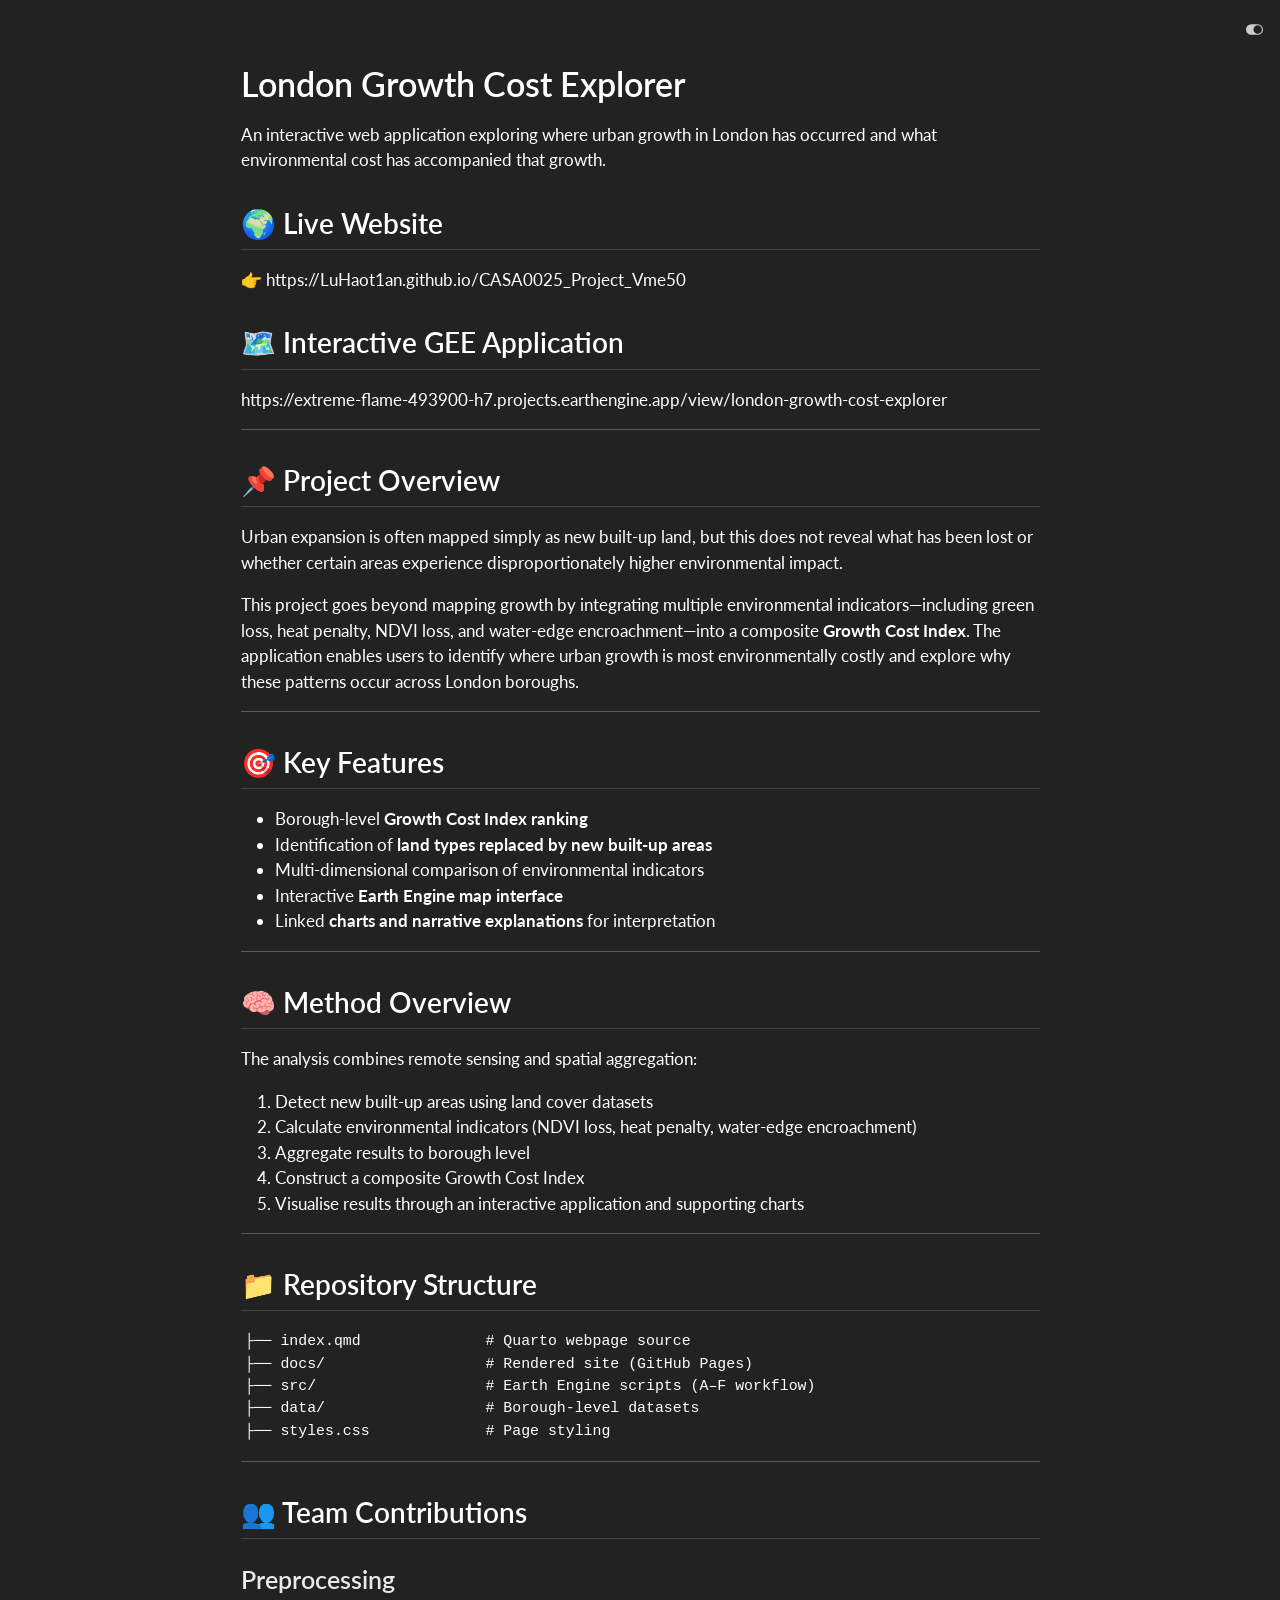
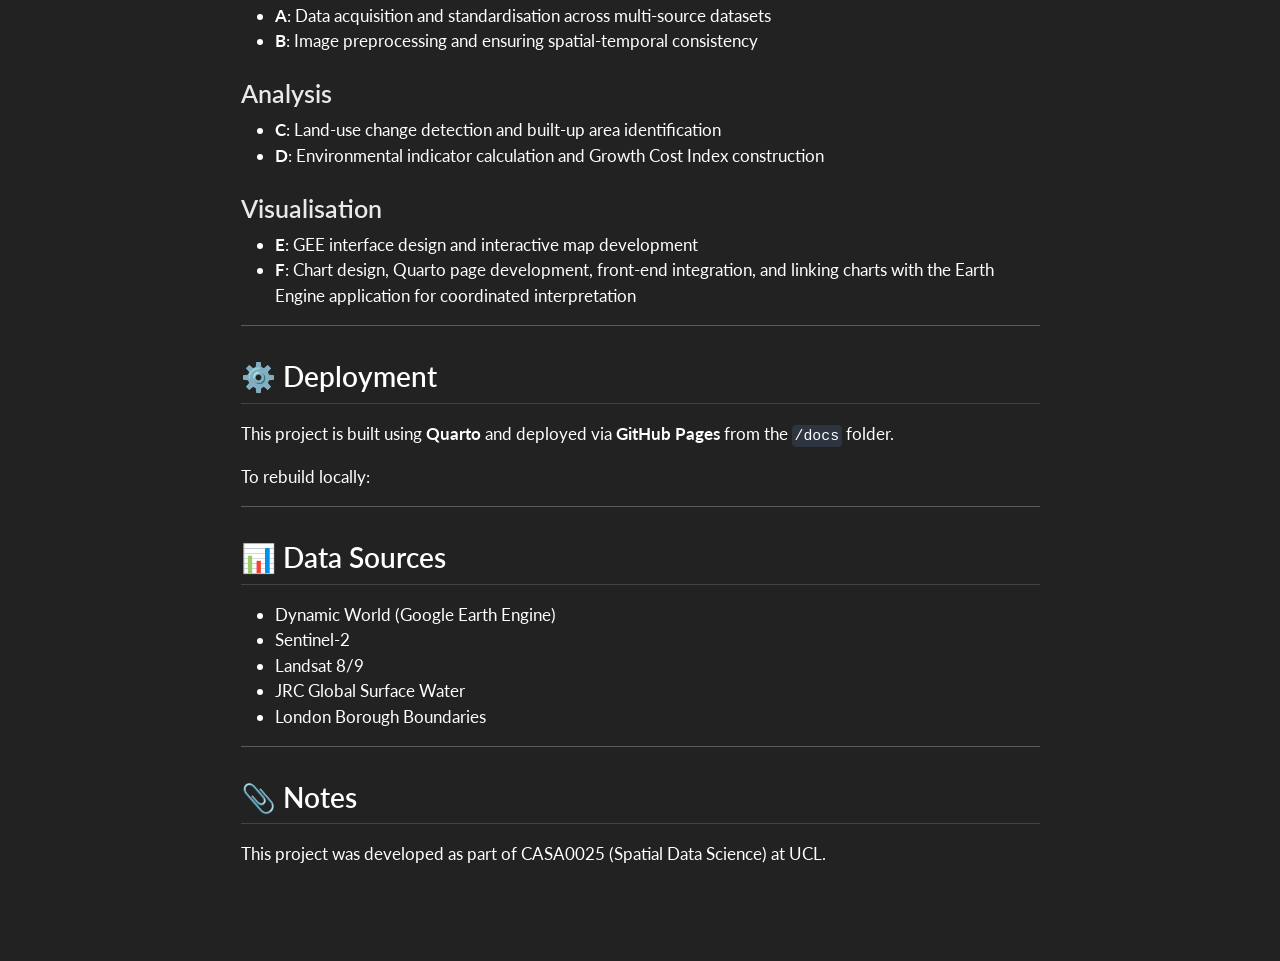
<file: docs/readme.html>
<!DOCTYPE html>
<html xmlns="http://www.w3.org/1999/xhtml" lang="en" xml:lang="en"><head>

<meta charset="utf-8">
<meta name="generator" content="quarto-1.9.36">

<meta name="viewport" content="width=device-width, initial-scale=1.0, user-scalable=yes">


<title>readme</title>
<style>
/* Default styles provided by pandoc.
** See https://pandoc.org/MANUAL.html#variables-for-html for config info.
*/
code{white-space: pre-wrap;}
span.smallcaps{font-variant: small-caps;}
div.columns{display: flex; gap: min(4vw, 1.5em);}
div.column{flex: auto; overflow-x: auto;}
div.hanging-indent{margin-left: 1.5em; text-indent: -1.5em;}
ul.task-list{list-style: none;}
ul.task-list li input[type="checkbox"] {
  width: 0.8em;
  margin: 0 0.8em 0.2em -1em; /* quarto-specific, see https://github.com/quarto-dev/quarto-cli/issues/4556 */ 
  vertical-align: middle;
}
</style>


<script src="site_libs/quarto-nav/quarto-nav.js"></script>
<script src="site_libs/clipboard/clipboard.min.js"></script>
<script src="site_libs/quarto-search/autocomplete.umd.js"></script>
<script src="site_libs/quarto-search/fuse.min.js"></script>
<script src="site_libs/quarto-search/quarto-search.js"></script>
<meta name="quarto:offset" content="./">
<script src="site_libs/quarto-html/quarto.js" type="module"></script>
<script src="site_libs/quarto-html/tabsets/tabsets.js" type="module"></script>
<script src="site_libs/quarto-html/popper.min.js"></script>
<script src="site_libs/quarto-html/tippy.umd.min.js"></script>
<script src="site_libs/quarto-html/anchor.min.js"></script>
<link href="site_libs/quarto-html/tippy.css" rel="stylesheet">
<link href="site_libs/quarto-html/quarto-syntax-highlighting-ff73747157bea4a22cb1ab1a769f836e.css" rel="stylesheet" class="quarto-color-scheme" id="quarto-text-highlighting-styles">
<link href="site_libs/quarto-html/quarto-syntax-highlighting-dark-ff73747157bea4a22cb1ab1a769f836e.css" rel="stylesheet" class="quarto-color-scheme quarto-color-alternate" id="quarto-text-highlighting-styles">
<script src="site_libs/bootstrap/bootstrap.min.js"></script>
<link href="site_libs/bootstrap/bootstrap-icons.css" rel="stylesheet">
<link href="site_libs/bootstrap/bootstrap-0e4771518d582e09723565b49b3a4f1e.min.css" rel="stylesheet" append-hash="true" class="quarto-color-scheme" id="quarto-bootstrap" data-mode="light">
<link href="site_libs/bootstrap/bootstrap-dark-e939f6cef61ed32b22f131cb56e96317.min.css" rel="stylesheet" append-hash="true" class="quarto-color-scheme quarto-color-alternate" id="quarto-bootstrap" data-mode="dark">
<script id="quarto-search-options" type="application/json">{
  "location": "sidebar",
  "copy-button": false,
  "collapse-after": 3,
  "panel-placement": "start",
  "type": "textbox",
  "limit": 50,
  "keyboard-shortcut": [
    "f",
    "/",
    "s"
  ],
  "show-item-context": false,
  "language": {
    "search-no-results-text": "No results",
    "search-matching-documents-text": "matching documents",
    "search-copy-link-title": "Copy link to search",
    "search-hide-matches-text": "Hide additional matches",
    "search-more-match-text": "more match in this document",
    "search-more-matches-text": "more matches in this document",
    "search-clear-button-title": "Clear",
    "search-text-placeholder": "",
    "search-detached-cancel-button-title": "Cancel",
    "search-submit-button-title": "Submit",
    "search-label": "Search"
  }
}</script>


</head>

<body class="fullcontent quarto-dark"><script id="quarto-html-before-body" type="application/javascript">
    const toggleBodyColorMode = (bsSheetEl) => {
      const mode = bsSheetEl.getAttribute("data-mode");
      const bodyEl = window.document.querySelector("body");
      if (mode === "dark") {
        bodyEl.classList.add("quarto-dark");
        bodyEl.classList.remove("quarto-light");
      } else {
        bodyEl.classList.add("quarto-light");
        bodyEl.classList.remove("quarto-dark");
      }
    }
    const toggleBodyColorPrimary = () => {
      const bsSheetEl = window.document.querySelector("link#quarto-bootstrap:not([rel=disabled-stylesheet])");
      if (bsSheetEl) {
        toggleBodyColorMode(bsSheetEl);
      }
    }
    const setColorSchemeToggle = (alternate) => {
      const toggles = window.document.querySelectorAll('.quarto-color-scheme-toggle');
      for (let i=0; i < toggles.length; i++) {
        const toggle = toggles[i];
        if (toggle) {
          if (alternate) {
            toggle.classList.add("alternate");
          } else {
            toggle.classList.remove("alternate");
          }
        }
      }
    };
    const toggleColorMode = (alternate) => {
      // Switch the stylesheets
      const primaryStylesheets = window.document.querySelectorAll('link.quarto-color-scheme:not(.quarto-color-alternate)');
      const alternateStylesheets = window.document.querySelectorAll('link.quarto-color-scheme.quarto-color-alternate');
      manageTransitions('#quarto-margin-sidebar .nav-link', false);
      if (alternate) {
        // note: dark is layered on light, we don't disable primary!
        enableStylesheet(alternateStylesheets);
        for (const sheetNode of alternateStylesheets) {
          if (sheetNode.id === "quarto-bootstrap") {
            toggleBodyColorMode(sheetNode);
          }
        }
      } else {
        disableStylesheet(alternateStylesheets);
        enableStylesheet(primaryStylesheets)
        toggleBodyColorPrimary();
      }
      manageTransitions('#quarto-margin-sidebar .nav-link', true);
      // Switch the toggles
      setColorSchemeToggle(alternate)
      // Hack to workaround the fact that safari doesn't
      // properly recolor the scrollbar when toggling (#1455)
      if (navigator.userAgent.indexOf('Safari') > 0 && navigator.userAgent.indexOf('Chrome') == -1) {
        manageTransitions("body", false);
        window.scrollTo(0, 1);
        setTimeout(() => {
          window.scrollTo(0, 0);
          manageTransitions("body", true);
        }, 40);
      }
    }
    const disableStylesheet = (stylesheets) => {
      for (let i=0; i < stylesheets.length; i++) {
        const stylesheet = stylesheets[i];
        stylesheet.rel = 'disabled-stylesheet';
      }
    }
    const enableStylesheet = (stylesheets) => {
      for (let i=0; i < stylesheets.length; i++) {
        const stylesheet = stylesheets[i];
        if(stylesheet.rel !== 'stylesheet') { // for Chrome, which will still FOUC without this check
          stylesheet.rel = 'stylesheet';
        }
      }
    }
    const manageTransitions = (selector, allowTransitions) => {
      const els = window.document.querySelectorAll(selector);
      for (let i=0; i < els.length; i++) {
        const el = els[i];
        if (allowTransitions) {
          el.classList.remove('notransition');
        } else {
          el.classList.add('notransition');
        }
      }
    }
    const isFileUrl = () => {
      return window.location.protocol === 'file:';
    }
    const hasAlternateSentinel = () => {
      let styleSentinel = getColorSchemeSentinel();
      if (styleSentinel !== null) {
        return styleSentinel === "alternate";
      } else {
        return false;
      }
    }
    const setStyleSentinel = (alternate) => {
      const value = alternate ? "alternate" : "default";
      if (!isFileUrl()) {
        window.localStorage.setItem("quarto-color-scheme", value);
      } else {
        localAlternateSentinel = value;
      }
    }
    const getColorSchemeSentinel = () => {
      if (!isFileUrl()) {
        const storageValue = window.localStorage.getItem("quarto-color-scheme");
        return storageValue != null ? storageValue : localAlternateSentinel;
      } else {
        return localAlternateSentinel;
      }
    }
    const toggleGiscusIfUsed = (isAlternate, darkModeDefault) => {
      const baseTheme = document.querySelector('#giscus-base-theme')?.value ?? 'light';
      const alternateTheme = document.querySelector('#giscus-alt-theme')?.value ?? 'dark';
      let newTheme = '';
      if(authorPrefersDark) {
        newTheme = isAlternate ? baseTheme : alternateTheme;
      } else {
        newTheme = isAlternate ? alternateTheme : baseTheme;
      }
      const changeGiscusTheme = () => {
        // From: https://github.com/giscus/giscus/issues/336
        const sendMessage = (message) => {
          const iframe = document.querySelector('iframe.giscus-frame');
          if (!iframe) return;
          iframe.contentWindow.postMessage({ giscus: message }, 'https://giscus.app');
        }
        sendMessage({
          setConfig: {
            theme: newTheme
          }
        });
      }
      const isGiscussLoaded = window.document.querySelector('iframe.giscus-frame') !== null;
      if (isGiscussLoaded) {
        changeGiscusTheme();
      }
    };
    const authorPrefersDark = true;
    const darkModeDefault = authorPrefersDark;
    let localAlternateSentinel = darkModeDefault ? 'alternate' : 'default';
    // Dark / light mode switch
    window.quartoToggleColorScheme = () => {
      // Read the current dark / light value
      let toAlternate = !hasAlternateSentinel();
      toggleColorMode(toAlternate);
      setStyleSentinel(toAlternate);
      toggleGiscusIfUsed(toAlternate, darkModeDefault);
      window.dispatchEvent(new Event('resize'));
    };
    // Switch to dark mode if need be
    if (hasAlternateSentinel()) {
      toggleColorMode(true);
    } else {
      toggleColorMode(false);
    }
  </script>

<div id="quarto-search-results"></div>
<!-- content -->
<div id="quarto-content" class="quarto-container page-columns page-rows-contents page-layout-article">
<!-- sidebar -->
<!-- margin-sidebar -->
    
<!-- main -->
<main class="content" id="quarto-document-content"><header id="title-block-header" class="quarto-title-block"></header>





<section id="london-growth-cost-explorer" class="level1">
<h1>London Growth Cost Explorer</h1>
<p>An interactive web application exploring where urban growth in London has occurred and what environmental cost has accompanied that growth.</p>
<section id="live-website" class="level2">
<h2 class="anchored" data-anchor-id="live-website">🌍 Live Website</h2>
<p>👉 https://LuHaot1an.github.io/CASA0025_Project_Vme50</p>
</section>
<section id="interactive-gee-application" class="level2">
<h2 class="anchored" data-anchor-id="interactive-gee-application">🗺️ Interactive GEE Application</h2>
<p>https://extreme-flame-493900-h7.projects.earthengine.app/view/london-growth-cost-explorer</p>
<hr>
</section>
<section id="project-overview" class="level2">
<h2 class="anchored" data-anchor-id="project-overview">📌 Project Overview</h2>
<p>Urban expansion is often mapped simply as new built-up land, but this does not reveal what has been lost or whether certain areas experience disproportionately higher environmental impact.</p>
<p>This project goes beyond mapping growth by integrating multiple environmental indicators—including green loss, heat penalty, NDVI loss, and water-edge encroachment—into a composite <strong>Growth Cost Index</strong>. The application enables users to identify where urban growth is most environmentally costly and explore why these patterns occur across London boroughs.</p>
<hr>
</section>
<section id="key-features" class="level2">
<h2 class="anchored" data-anchor-id="key-features">🎯 Key Features</h2>
<ul>
<li>Borough-level <strong>Growth Cost Index ranking</strong></li>
<li>Identification of <strong>land types replaced by new built-up areas</strong></li>
<li>Multi-dimensional comparison of environmental indicators</li>
<li>Interactive <strong>Earth Engine map interface</strong></li>
<li>Linked <strong>charts and narrative explanations</strong> for interpretation</li>
</ul>
<hr>
</section>
<section id="method-overview" class="level2">
<h2 class="anchored" data-anchor-id="method-overview">🧠 Method Overview</h2>
<p>The analysis combines remote sensing and spatial aggregation:</p>
<ol type="1">
<li>Detect new built-up areas using land cover datasets<br>
</li>
<li>Calculate environmental indicators (NDVI loss, heat penalty, water-edge encroachment)<br>
</li>
<li>Aggregate results to borough level<br>
</li>
<li>Construct a composite Growth Cost Index<br>
</li>
<li>Visualise results through an interactive application and supporting charts</li>
</ol>
<hr>
</section>
<section id="repository-structure" class="level2">
<h2 class="anchored" data-anchor-id="repository-structure">📁 Repository Structure</h2>
<pre><code>├── index.qmd              # Quarto webpage source
├── docs/                  # Rendered site (GitHub Pages)
├── src/                   # Earth Engine scripts (A–F workflow)
├── data/                  # Borough-level datasets
├── styles.css             # Page styling</code></pre>
<hr>
</section>
<section id="team-contributions" class="level2">
<h2 class="anchored" data-anchor-id="team-contributions">👥 Team Contributions</h2>
<section id="preprocessing" class="level3">
<h3 class="anchored" data-anchor-id="preprocessing">Preprocessing</h3>
<ul>
<li><strong>A</strong>: Data acquisition and standardisation across multi-source datasets<br>
</li>
<li><strong>B</strong>: Image preprocessing and ensuring spatial-temporal consistency</li>
</ul>
</section>
<section id="analysis" class="level3">
<h3 class="anchored" data-anchor-id="analysis">Analysis</h3>
<ul>
<li><strong>C</strong>: Land-use change detection and built-up area identification<br>
</li>
<li><strong>D</strong>: Environmental indicator calculation and Growth Cost Index construction</li>
</ul>
</section>
<section id="visualisation" class="level3">
<h3 class="anchored" data-anchor-id="visualisation">Visualisation</h3>
<ul>
<li><strong>E</strong>: GEE interface design and interactive map development<br>
</li>
<li><strong>F</strong>: Chart design, Quarto page development, front-end integration, and linking charts with the Earth Engine application for coordinated interpretation</li>
</ul>
<hr>
</section>
</section>
<section id="deployment" class="level2">
<h2 class="anchored" data-anchor-id="deployment">⚙️ Deployment</h2>
<p>This project is built using <strong>Quarto</strong> and deployed via <strong>GitHub Pages</strong> from the <code>/docs</code> folder.</p>
<p>To rebuild locally:</p>
<hr>
</section>
<section id="data-sources" class="level2">
<h2 class="anchored" data-anchor-id="data-sources">📊 Data Sources</h2>
<ul>
<li>Dynamic World (Google Earth Engine)</li>
<li>Sentinel-2</li>
<li>Landsat 8/9</li>
<li>JRC Global Surface Water</li>
<li>London Borough Boundaries</li>
</ul>
<hr>
</section>
<section id="notes" class="level2">
<h2 class="anchored" data-anchor-id="notes">📎 Notes</h2>
<p>This project was developed as part of CASA0025 (Spatial Data Science) at UCL.</p>


</section>
</section>

</main> <!-- /main -->
<script id="quarto-html-after-body" type="application/javascript">
  window.document.addEventListener("DOMContentLoaded", function (event) {
    // Ensure there is a toggle, if there isn't float one in the top right
    if (window.document.querySelector('.quarto-color-scheme-toggle') === null) {
      const a = window.document.createElement('a');
      a.classList.add('top-right');
      a.classList.add('quarto-color-scheme-toggle');
      a.href = "";
      a.onclick = function() { try { window.quartoToggleColorScheme(); } catch {} return false; };
      const i = window.document.createElement("i");
      i.classList.add('bi');
      a.appendChild(i);
      window.document.body.appendChild(a);
    }
    setColorSchemeToggle(hasAlternateSentinel())
    const icon = "";
    const anchorJS = new window.AnchorJS();
    anchorJS.options = {
      placement: 'right',
      icon: icon
    };
    anchorJS.add('.anchored');
    const isCodeAnnotation = (el) => {
      for (const clz of el.classList) {
        if (clz.startsWith('code-annotation-')) {                     
          return true;
        }
      }
      return false;
    }
    const onCopySuccess = function(e) {
      // button target
      const button = e.trigger;
      // don't keep focus
      button.blur();
      // flash "checked"
      button.classList.add('code-copy-button-checked');
      var currentTitle = button.getAttribute("title");
      button.setAttribute("title", "Copied!");
      let tooltip;
      if (window.bootstrap) {
        button.setAttribute("data-bs-toggle", "tooltip");
        button.setAttribute("data-bs-placement", "left");
        button.setAttribute("data-bs-title", "Copied!");
        tooltip = new bootstrap.Tooltip(button, 
          { trigger: "manual", 
            customClass: "code-copy-button-tooltip",
            offset: [0, -8]});
        tooltip.show();    
      }
      setTimeout(function() {
        if (tooltip) {
          tooltip.hide();
          button.removeAttribute("data-bs-title");
          button.removeAttribute("data-bs-toggle");
          button.removeAttribute("data-bs-placement");
        }
        button.setAttribute("title", currentTitle);
        button.classList.remove('code-copy-button-checked');
      }, 1000);
      // clear code selection
      e.clearSelection();
    }
    const getTextToCopy = function(trigger) {
      const outerScaffold = trigger.parentElement.cloneNode(true);
      const codeEl = outerScaffold.querySelector('code');
      for (const childEl of codeEl.children) {
        if (isCodeAnnotation(childEl)) {
          childEl.remove();
        }
      }
      return codeEl.innerText;
    }
    const clipboard = new window.ClipboardJS('.code-copy-button:not([data-in-quarto-modal])', {
      text: getTextToCopy
    });
    clipboard.on('success', onCopySuccess);
    if (window.document.getElementById('quarto-embedded-source-code-modal')) {
      const clipboardModal = new window.ClipboardJS('.code-copy-button[data-in-quarto-modal]', {
        text: getTextToCopy,
        container: window.document.getElementById('quarto-embedded-source-code-modal')
      });
      clipboardModal.on('success', onCopySuccess);
    }
      var localhostRegex = new RegExp(/^(?:http|https):\/\/localhost\:?[0-9]*\//);
      var mailtoRegex = new RegExp(/^mailto:/);
        var filterRegex = new RegExp('/' + window.location.host + '/');
      var isInternal = (href) => {
          return filterRegex.test(href) || localhostRegex.test(href) || mailtoRegex.test(href);
      }
      // Inspect non-navigation links and adorn them if external
     var links = window.document.querySelectorAll('a[href]:not(.nav-link):not(.navbar-brand):not(.toc-action):not(.sidebar-link):not(.sidebar-item-toggle):not(.pagination-link):not(.no-external):not([aria-hidden]):not(.dropdown-item):not(.quarto-navigation-tool):not(.about-link)');
      for (var i=0; i<links.length; i++) {
        const link = links[i];
        if (!isInternal(link.href)) {
          // undo the damage that might have been done by quarto-nav.js in the case of
          // links that we want to consider external
          if (link.dataset.originalHref !== undefined) {
            link.href = link.dataset.originalHref;
          }
        }
      }
    function tippyHover(el, contentFn, onTriggerFn, onUntriggerFn) {
      const config = {
        allowHTML: true,
        maxWidth: 500,
        delay: 100,
        arrow: false,
        appendTo: function(el) {
            return el.parentElement;
        },
        interactive: true,
        interactiveBorder: 10,
        theme: 'quarto',
        placement: 'bottom-start',
      };
      if (contentFn) {
        config.content = contentFn;
      }
      if (onTriggerFn) {
        config.onTrigger = onTriggerFn;
      }
      if (onUntriggerFn) {
        config.onUntrigger = onUntriggerFn;
      }
      window.tippy(el, config); 
    }
    const noterefs = window.document.querySelectorAll('a[role="doc-noteref"]');
    for (var i=0; i<noterefs.length; i++) {
      const ref = noterefs[i];
      tippyHover(ref, function() {
        // use id or data attribute instead here
        let href = ref.getAttribute('data-footnote-href') || ref.getAttribute('href');
        try { href = new URL(href).hash; } catch {}
        const id = href.replace(/^#\/?/, "");
        const note = window.document.getElementById(id);
        if (note) {
          return note.innerHTML;
        } else {
          return "";
        }
      });
    }
    const xrefs = window.document.querySelectorAll('a.quarto-xref');
    const processXRef = (id, note) => {
      // Strip column container classes
      const stripColumnClz = (el) => {
        el.classList.remove("page-full", "page-columns");
        if (el.children) {
          for (const child of el.children) {
            stripColumnClz(child);
          }
        }
      }
      stripColumnClz(note)
      if (id === null || id.startsWith('sec-')) {
        // Special case sections, only their first couple elements
        const container = document.createElement("div");
        if (note.children && note.children.length > 2) {
          container.appendChild(note.children[0].cloneNode(true));
          for (let i = 1; i < note.children.length; i++) {
            const child = note.children[i];
            if (child.tagName === "P" && child.innerText === "") {
              continue;
            } else {
              container.appendChild(child.cloneNode(true));
              break;
            }
          }
          if (window.Quarto?.typesetMath) {
            window.Quarto.typesetMath(container);
          }
          return container.innerHTML
        } else {
          if (window.Quarto?.typesetMath) {
            window.Quarto.typesetMath(note);
          }
          return note.innerHTML;
        }
      } else {
        // Remove any anchor links if they are present
        const anchorLink = note.querySelector('a.anchorjs-link');
        if (anchorLink) {
          anchorLink.remove();
        }
        if (window.Quarto?.typesetMath) {
          window.Quarto.typesetMath(note);
        }
        if (note.classList.contains("callout")) {
          return note.outerHTML;
        } else {
          return note.innerHTML;
        }
      }
    }
    for (var i=0; i<xrefs.length; i++) {
      const xref = xrefs[i];
      tippyHover(xref, undefined, function(instance) {
        instance.disable();
        let url = xref.getAttribute('href');
        let hash = undefined; 
        if (url.startsWith('#')) {
          hash = url;
        } else {
          try { hash = new URL(url).hash; } catch {}
        }
        if (hash) {
          const id = hash.replace(/^#\/?/, "");
          const note = window.document.getElementById(id);
          if (note !== null) {
            try {
              const html = processXRef(id, note.cloneNode(true));
              instance.setContent(html);
            } finally {
              instance.enable();
              instance.show();
            }
          } else {
            // See if we can fetch this
            fetch(url.split('#')[0])
            .then(res => res.text())
            .then(html => {
              const parser = new DOMParser();
              const htmlDoc = parser.parseFromString(html, "text/html");
              const note = htmlDoc.getElementById(id);
              if (note !== null) {
                const html = processXRef(id, note);
                instance.setContent(html);
              } 
            }).finally(() => {
              instance.enable();
              instance.show();
            });
          }
        } else {
          // See if we can fetch a full url (with no hash to target)
          // This is a special case and we should probably do some content thinning / targeting
          fetch(url)
          .then(res => res.text())
          .then(html => {
            const parser = new DOMParser();
            const htmlDoc = parser.parseFromString(html, "text/html");
            const note = htmlDoc.querySelector('main.content');
            if (note !== null) {
              // This should only happen for chapter cross references
              // (since there is no id in the URL)
              // remove the first header
              if (note.children.length > 0 && note.children[0].tagName === "HEADER") {
                note.children[0].remove();
              }
              const html = processXRef(null, note);
              instance.setContent(html);
            } 
          }).finally(() => {
            instance.enable();
            instance.show();
          });
        }
      }, function(instance) {
      });
    }
        let selectedAnnoteEl;
        const selectorForAnnotation = ( cell, annotation) => {
          let cellAttr = 'data-code-cell="' + cell + '"';
          let lineAttr = 'data-code-annotation="' +  annotation + '"';
          const selector = 'span[' + cellAttr + '][' + lineAttr + ']';
          return selector;
        }
        const selectCodeLines = (annoteEl) => {
          const doc = window.document;
          const targetCell = annoteEl.getAttribute("data-target-cell");
          const targetAnnotation = annoteEl.getAttribute("data-target-annotation");
          const annoteSpan = window.document.querySelector(selectorForAnnotation(targetCell, targetAnnotation));
          const lines = annoteSpan.getAttribute("data-code-lines").split(",");
          const lineIds = lines.map((line) => {
            return targetCell + "-" + line;
          })
          let top = null;
          let height = null;
          let parent = null;
          if (lineIds.length > 0) {
              //compute the position of the single el (top and bottom and make a div)
              const el = window.document.getElementById(lineIds[0]);
              top = el.offsetTop;
              height = el.offsetHeight;
              parent = el.parentElement.parentElement;
            if (lineIds.length > 1) {
              const lastEl = window.document.getElementById(lineIds[lineIds.length - 1]);
              const bottom = lastEl.offsetTop + lastEl.offsetHeight;
              height = bottom - top;
            }
            if (top !== null && height !== null && parent !== null) {
              // cook up a div (if necessary) and position it 
              let div = window.document.getElementById("code-annotation-line-highlight");
              if (div === null) {
                div = window.document.createElement("div");
                div.setAttribute("id", "code-annotation-line-highlight");
                div.style.position = 'absolute';
                parent.appendChild(div);
              }
              div.style.top = top - 2 + "px";
              div.style.height = height + 4 + "px";
              div.style.left = 0;
              let gutterDiv = window.document.getElementById("code-annotation-line-highlight-gutter");
              if (gutterDiv === null) {
                gutterDiv = window.document.createElement("div");
                gutterDiv.setAttribute("id", "code-annotation-line-highlight-gutter");
                gutterDiv.style.position = 'absolute';
                const codeCell = window.document.getElementById(targetCell);
                const gutter = codeCell.querySelector('.code-annotation-gutter');
                gutter.appendChild(gutterDiv);
              }
              gutterDiv.style.top = top - 2 + "px";
              gutterDiv.style.height = height + 4 + "px";
            }
            selectedAnnoteEl = annoteEl;
          }
        };
        const unselectCodeLines = () => {
          const elementsIds = ["code-annotation-line-highlight", "code-annotation-line-highlight-gutter"];
          elementsIds.forEach((elId) => {
            const div = window.document.getElementById(elId);
            if (div) {
              div.remove();
            }
          });
          selectedAnnoteEl = undefined;
        };
          // Handle positioning of the toggle
      window.addEventListener(
        "resize",
        throttle(() => {
          elRect = undefined;
          if (selectedAnnoteEl) {
            selectCodeLines(selectedAnnoteEl);
          }
        }, 10)
      );
      function throttle(fn, ms) {
      let throttle = false;
      let timer;
        return (...args) => {
          if(!throttle) { // first call gets through
              fn.apply(this, args);
              throttle = true;
          } else { // all the others get throttled
              if(timer) clearTimeout(timer); // cancel #2
              timer = setTimeout(() => {
                fn.apply(this, args);
                timer = throttle = false;
              }, ms);
          }
        };
      }
        // Attach click handler to the DT
        const annoteDls = window.document.querySelectorAll('dt[data-target-cell]');
        for (const annoteDlNode of annoteDls) {
          annoteDlNode.addEventListener('click', (event) => {
            const clickedEl = event.target;
            if (clickedEl !== selectedAnnoteEl) {
              unselectCodeLines();
              const activeEl = window.document.querySelector('dt[data-target-cell].code-annotation-active');
              if (activeEl) {
                activeEl.classList.remove('code-annotation-active');
              }
              selectCodeLines(clickedEl);
              clickedEl.classList.add('code-annotation-active');
            } else {
              // Unselect the line
              unselectCodeLines();
              clickedEl.classList.remove('code-annotation-active');
            }
          });
        }
    const findCites = (el) => {
      const parentEl = el.parentElement;
      if (parentEl) {
        const cites = parentEl.dataset.cites;
        if (cites) {
          return {
            el,
            cites: cites.split(' ')
          };
        } else {
          return findCites(el.parentElement)
        }
      } else {
        return undefined;
      }
    };
    var bibliorefs = window.document.querySelectorAll('a[role="doc-biblioref"]');
    for (var i=0; i<bibliorefs.length; i++) {
      const ref = bibliorefs[i];
      const citeInfo = findCites(ref);
      if (citeInfo) {
        tippyHover(citeInfo.el, function() {
          var popup = window.document.createElement('div');
          citeInfo.cites.forEach(function(cite) {
            var citeDiv = window.document.createElement('div');
            citeDiv.classList.add('hanging-indent');
            citeDiv.classList.add('csl-entry');
            var biblioDiv = window.document.getElementById('ref-' + cite);
            if (biblioDiv) {
              citeDiv.innerHTML = biblioDiv.innerHTML;
            }
            popup.appendChild(citeDiv);
          });
          return popup.innerHTML;
        });
      }
    }
  });
  </script>
</div> <!-- /content -->




</body></html>
</file>
<file: docs/site_libs/quarto-html/tippy.css>
.tippy-box[data-animation=fade][data-state=hidden]{opacity:0}[data-tippy-root]{max-width:calc(100vw - 10px)}.tippy-box{position:relative;background-color:#333;color:#fff;border-radius:4px;font-size:14px;line-height:1.4;white-space:normal;outline:0;transition-property:transform,visibility,opacity}.tippy-box[data-placement^=top]>.tippy-arrow{bottom:0}.tippy-box[data-placement^=top]>.tippy-arrow:before{bottom:-7px;left:0;border-width:8px 8px 0;border-top-color:initial;transform-origin:center top}.tippy-box[data-placement^=bottom]>.tippy-arrow{top:0}.tippy-box[data-placement^=bottom]>.tippy-arrow:before{top:-7px;left:0;border-width:0 8px 8px;border-bottom-color:initial;transform-origin:center bottom}.tippy-box[data-placement^=left]>.tippy-arrow{right:0}.tippy-box[data-placement^=left]>.tippy-arrow:before{border-width:8px 0 8px 8px;border-left-color:initial;right:-7px;transform-origin:center left}.tippy-box[data-placement^=right]>.tippy-arrow{left:0}.tippy-box[data-placement^=right]>.tippy-arrow:before{left:-7px;border-width:8px 8px 8px 0;border-right-color:initial;transform-origin:center right}.tippy-box[data-inertia][data-state=visible]{transition-timing-function:cubic-bezier(.54,1.5,.38,1.11)}.tippy-arrow{width:16px;height:16px;color:#333}.tippy-arrow:before{content:"";position:absolute;border-color:transparent;border-style:solid}.tippy-content{position:relative;padding:5px 9px;z-index:1}
</file>
<file: docs/site_libs/quarto-html/quarto-syntax-highlighting-ff73747157bea4a22cb1ab1a769f836e.css>
/* quarto syntax highlight colors */
:root {
  --quarto-hl-al-color: #ff5555;
  --quarto-hl-an-color: #75715e;
  --quarto-hl-at-color: #f92672;
  --quarto-hl-bn-color: #ae81ff;
  --quarto-hl-bu-color: #66D9EF;
  --quarto-hl-ch-color: #e6db74;
  --quarto-hl-co-color: #75715e;
  --quarto-hl-cv-color: #75715e;
  --quarto-hl-cn-color: #ae81ff;
  --quarto-hl-cf-color: #f92672;
  --quarto-hl-dt-color: #66d9ef;
  --quarto-hl-dv-color: #ae81ff;
  --quarto-hl-do-color: #75715e;
  --quarto-hl-er-color: #ff5555;
  --quarto-hl-ex-color: #a6e22e;
  --quarto-hl-fl-color: #ae81ff;
  --quarto-hl-fu-color: #a6e22e;
  --quarto-hl-im-color: #f92672;
  --quarto-hl-in-color: #f1fa8c;
  --quarto-hl-kw-color: #f92672;
  --quarto-hl-op-color: #f8f8f2;
  --quarto-hl-pp-color: #f92672;
  --quarto-hl-re-color: #75715e;
  --quarto-hl-sc-color: #ae81ff;
  --quarto-hl-ss-color: #e6db74;
  --quarto-hl-st-color: #e6db74;
  --quarto-hl-va-color: #f8f8f2;
  --quarto-hl-vs-color: #e6db74;
  --quarto-hl-wa-color: #ff5555;
}

/* other quarto variables */
:root {
  --quarto-font-monospace: SFMono-Regular, Menlo, Monaco, Consolas, "Liberation Mono", "Courier New", monospace;
}

/* syntax highlight based on Pandoc's rules */
pre > code.sourceCode > span {
  color: #f8f8f2;
}

code.sourceCode > span {
  color: #f8f8f2;
}

div.sourceCode,
div.sourceCode pre.sourceCode {
  color: #f8f8f2;
}

/* Normal */
code span {
  color: #f8f8f2;
}

/* Alert */
code span.al {
  font-weight: bold;
  color: #ff5555;
}

/* Annotation */
code span.an {
  color: #75715e;
}

/* Attribute */
code span.at {
  color: #f92672;
}

/* BaseN */
code span.bn {
  color: #ae81ff;
}

/* BuiltIn */
code span.bu {
  color: #66D9EF;
}

/* ControlFlow */
code span.cf {
  color: #f92672;
}

/* Char */
code span.ch {
  color: #e6db74;
}

/* Constant */
code span.cn {
  color: #ae81ff;
}

/* Comment */
code span.co {
  color: #75715e;
}

/* CommentVar */
code span.cv {
  color: #75715e;
}

/* Documentation */
code span.do {
  color: #75715e;
}

/* DataType */
code span.dt {
  font-style: italic;
  color: #66d9ef;
}

/* DecVal */
code span.dv {
  color: #ae81ff;
}

/* Error */
code span.er {
  color: #ff5555;
  text-decoration: underline;
}

/* Extension */
code span.ex {
  font-weight: bold;
  color: #a6e22e;
}

/* Float */
code span.fl {
  color: #ae81ff;
}

/* Function */
code span.fu {
  color: #a6e22e;
}

/* Import */
code span.im {
  color: #f92672;
}

/* Information */
code span.in {
  color: #f1fa8c;
}

/* Keyword */
code span.kw {
  color: #f92672;
}

/* Operator */
code span.op {
  color: #f8f8f2;
}

/* Preprocessor */
code span.pp {
  color: #f92672;
}

/* RegionMarker */
code span.re {
  color: #75715e;
}

/* SpecialChar */
code span.sc {
  color: #ae81ff;
}

/* SpecialString */
code span.ss {
  color: #e6db74;
}

/* String */
code span.st {
  color: #e6db74;
}

/* Variable */
code span.va {
  color: #f8f8f2;
}

/* VerbatimString */
code span.vs {
  color: #e6db74;
}

/* Warning */
code span.wa {
  color: #ff5555;
}

.prevent-inlining {
  content: "</";
}

/*# sourceMappingURL=0165adb60f12f59bee2cae75848a7bed.css.map */
</file>
<file: docs/site_libs/quarto-html/quarto-syntax-highlighting-dark-ff73747157bea4a22cb1ab1a769f836e.css>
/* quarto syntax highlight colors */
:root {
  --quarto-hl-al-color: #ff5555;
  --quarto-hl-an-color: #75715e;
  --quarto-hl-at-color: #f92672;
  --quarto-hl-bn-color: #ae81ff;
  --quarto-hl-bu-color: #66D9EF;
  --quarto-hl-ch-color: #e6db74;
  --quarto-hl-co-color: #75715e;
  --quarto-hl-cv-color: #75715e;
  --quarto-hl-cn-color: #ae81ff;
  --quarto-hl-cf-color: #f92672;
  --quarto-hl-dt-color: #66d9ef;
  --quarto-hl-dv-color: #ae81ff;
  --quarto-hl-do-color: #75715e;
  --quarto-hl-er-color: #ff5555;
  --quarto-hl-ex-color: #a6e22e;
  --quarto-hl-fl-color: #ae81ff;
  --quarto-hl-fu-color: #a6e22e;
  --quarto-hl-im-color: #f92672;
  --quarto-hl-in-color: #f1fa8c;
  --quarto-hl-kw-color: #f92672;
  --quarto-hl-op-color: #f8f8f2;
  --quarto-hl-pp-color: #f92672;
  --quarto-hl-re-color: #75715e;
  --quarto-hl-sc-color: #ae81ff;
  --quarto-hl-ss-color: #e6db74;
  --quarto-hl-st-color: #e6db74;
  --quarto-hl-va-color: #f8f8f2;
  --quarto-hl-vs-color: #e6db74;
  --quarto-hl-wa-color: #ff5555;
}

/* other quarto variables */
:root {
  --quarto-font-monospace: SFMono-Regular, Menlo, Monaco, Consolas, "Liberation Mono", "Courier New", monospace;
}

/* syntax highlight based on Pandoc's rules */
pre > code.sourceCode > span {
  color: #f8f8f2;
}

code.sourceCode > span {
  color: #f8f8f2;
}

div.sourceCode,
div.sourceCode pre.sourceCode {
  color: #f8f8f2;
}

/* Normal */
code span {
  color: #f8f8f2;
}

/* Alert */
code span.al {
  font-weight: bold;
  color: #ff5555;
}

/* Annotation */
code span.an {
  color: #75715e;
}

/* Attribute */
code span.at {
  color: #f92672;
}

/* BaseN */
code span.bn {
  color: #ae81ff;
}

/* BuiltIn */
code span.bu {
  color: #66D9EF;
}

/* ControlFlow */
code span.cf {
  color: #f92672;
}

/* Char */
code span.ch {
  color: #e6db74;
}

/* Constant */
code span.cn {
  color: #ae81ff;
}

/* Comment */
code span.co {
  color: #75715e;
}

/* CommentVar */
code span.cv {
  color: #75715e;
}

/* Documentation */
code span.do {
  color: #75715e;
}

/* DataType */
code span.dt {
  font-style: italic;
  color: #66d9ef;
}

/* DecVal */
code span.dv {
  color: #ae81ff;
}

/* Error */
code span.er {
  color: #ff5555;
  text-decoration: underline;
}

/* Extension */
code span.ex {
  font-weight: bold;
  color: #a6e22e;
}

/* Float */
code span.fl {
  color: #ae81ff;
}

/* Function */
code span.fu {
  color: #a6e22e;
}

/* Import */
code span.im {
  color: #f92672;
}

/* Information */
code span.in {
  color: #f1fa8c;
}

/* Keyword */
code span.kw {
  color: #f92672;
}

/* Operator */
code span.op {
  color: #f8f8f2;
}

/* Preprocessor */
code span.pp {
  color: #f92672;
}

/* RegionMarker */
code span.re {
  color: #75715e;
}

/* SpecialChar */
code span.sc {
  color: #ae81ff;
}

/* SpecialString */
code span.ss {
  color: #e6db74;
}

/* String */
code span.st {
  color: #e6db74;
}

/* Variable */
code span.va {
  color: #f8f8f2;
}

/* VerbatimString */
code span.vs {
  color: #e6db74;
}

/* Warning */
code span.wa {
  color: #ff5555;
}

.prevent-inlining {
  content: "</";
}

/*# sourceMappingURL=0165adb60f12f59bee2cae75848a7bed.css.map */
</file>
